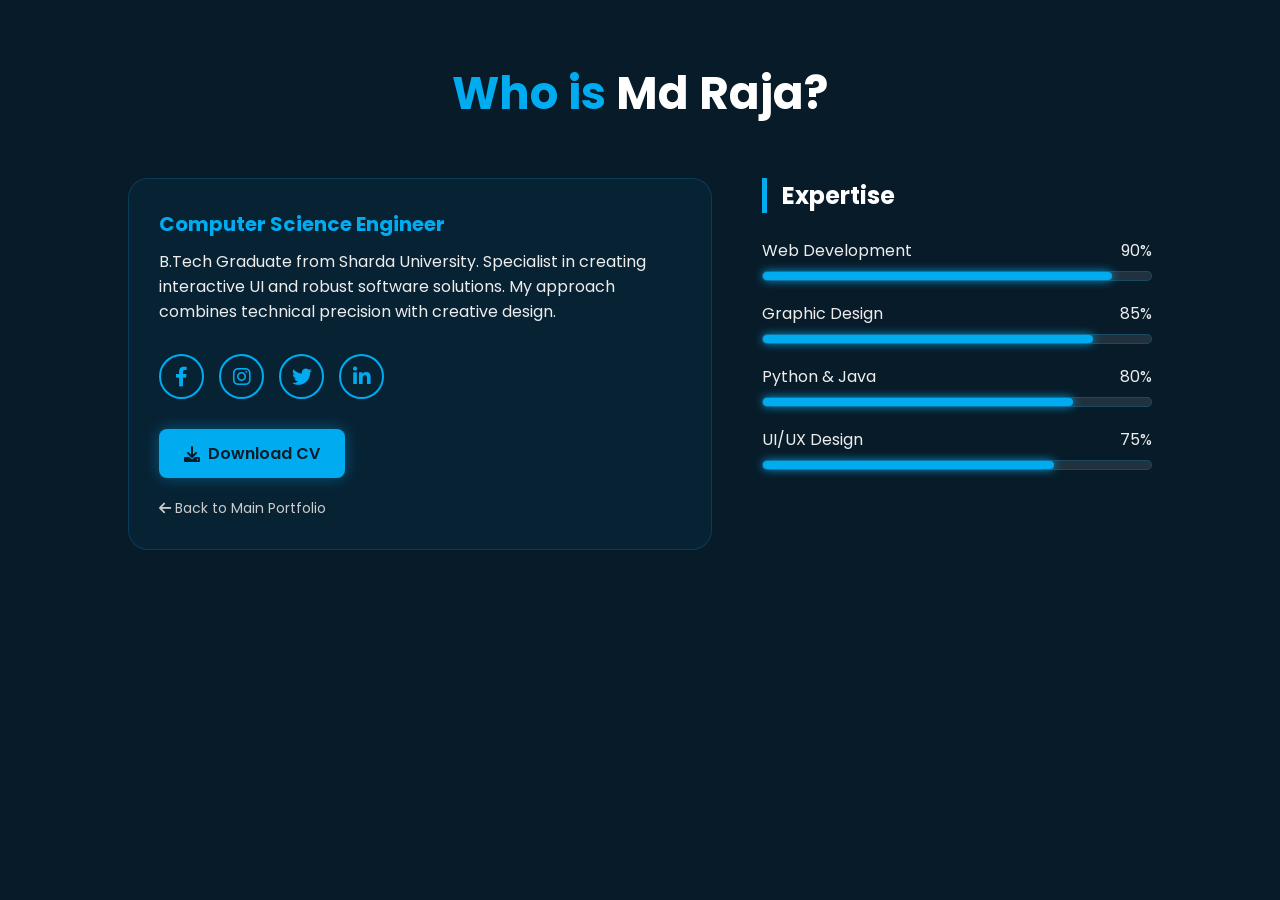
<file: about.html>
<!DOCTYPE html>
<html lang="en">
<head>
    <meta charset="UTF-8">
    <meta name="viewport" content="width=device-width, initial-scale=1.0">
    <title>About Me | Md Raja</title>
    <link rel="stylesheet" href="https://cdnjs.cloudflare.com/ajax/libs/font-awesome/6.0.0/css/all.min.css">
    <style>
        @import url('https://fonts.googleapis.com/css2?family=Poppins:wght@300;400;600;700&display=swap');

        * {
            margin: 0;
            padding: 0;
            box-sizing: border-box;
            font-family: 'Poppins', sans-serif;
        }

        body {
            background: #081b29; /* Deep Blue Background */
            color: #ededed;
            overflow-x: hidden;
        }

        .about-page {
            padding: 60px 10%;
            min-height: 100vh;
        }

        .header-text {
            text-align: center;
            margin-bottom: 50px;
        }

        .header-text h2 {
            font-size: 45px;
            color: #00abf0; /* Neon Blue */
        }

        .header-text span {
            color: #fff;
        }

        .container {
            display: grid;
            grid-template-columns: 1.2fr 0.8fr;
            gap: 50px;
        }

        /* Skills Section */
        .skills-section h3 {
            font-size: 24px;
            margin-bottom: 25px;
            color: #fff;
            border-left: 5px solid #00abf0;
            padding-left: 15px;
        }

        .skill-box { margin-bottom: 20px; }

        .skill-info {
            display: flex;
            justify-content: space-between;
            margin-bottom: 8px;
        }

        .skill-bar {
            width: 100%;
            height: 10px;
            background: rgba(255, 255, 255, 0.1);
            border-radius: 10px;
            border: 1px solid rgba(0, 171, 240, 0.2);
        }

        .skill-progress {
            height: 100%;
            background: #00abf0;
            border-radius: 10px;
            box-shadow: 0 0 10px #00abf0;
        }

        /* Info & Actions */
        .info-card {
            background: rgba(0, 171, 240, 0.05);
            padding: 30px;
            border-radius: 20px;
            border: 1px solid rgba(0, 171, 240, 0.2);
        }

        .info-card h4 { color: #00abf0; margin-bottom: 10px; font-size: 20px; }

        .action-btns {
            margin-top: 30px;
            display: flex;
            gap: 15px;
            flex-wrap: wrap;
        }

        .btn {
            padding: 12px 25px;
            border-radius: 8px;
            text-decoration: none;
            font-weight: 600;
            transition: 0.3s;
            display: inline-flex;
            align-items: center;
            gap: 8px;
        }

        .btn-download {
            background: #00abf0;
            color: #081b29;
            box-shadow: 0 0 15px rgba(0, 171, 240, 0.4);
        }

        .btn-download:hover { box-shadow: 0 0 25px #00abf0; transform: scale(1.05); }

        /* Social Icons */
        .social-links {
            margin-top: 30px;
            display: flex;
            gap: 15px;
        }

        .social-links a {
            width: 45px;
            height: 45px;
            display: flex;
            align-items: center;
            justify-content: center;
            border: 2px solid #00abf0;
            border-radius: 50%;
            color: #00abf0;
            font-size: 20px;
            transition: 0.4s;
            text-decoration: none;
        }

        .social-links a:hover {
            background: #00abf0;
            color: #081b29;
            box-shadow: 0 0 15px #00abf0;
        }

        .back-home {
            margin-top: 20px;
            display: block;
            color: #ccc;
            text-decoration: none;
            font-size: 14px;
        }

        .back-home:hover { color: #00abf0; }

        @media (max-width: 900px) {
            .container { grid-template-columns: 1fr; }
        }
    </style>
</head>
<body>

    <section class="about-page">
        <div class="header-text">
            <h2>Who is <span>Md Raja?</span></h2>
        </div>

        <div class="container">
            <div class="info-card">
                <h4>Computer Science Engineer</h4>
                <p>B.Tech Graduate from Sharda University. Specialist in creating interactive UI and robust software solutions. My approach combines technical precision with creative design.</p>
                
                <div class="social-links">
                    <a href="https://www.facebook.com/share/19hCJ7ncXv/"><i class="fab fa-facebook-f"></i></a>
                    <a href="https://www.instagram.com/raza_babu_21?igsh=bmRpbGMwNjk0Z21v"><i class="fab fa-instagram"></i></a>
                    <a href="https://x.com/mdr918479"><i class="fab fa-twitter"></i></a>
                    <a href="https://www.linkedin.com/in/md-raja-3001313b6"><i class="fab fa-linkedin-in"></i></a>
                </div>

                <div class="action-btns">
                    <a href="Md_Raja.pdf" class="btn btn-download" download>
                        <i class="fas fa-download"></i> Download CV
                    </a>
                </div>

                <a href="index.html" class="back-home"><i class="fas fa-arrow-left"></i> Back to Main Portfolio</a>
            </div>

            <div class="skills-section">
                <h3>Expertise</h3>

                <div class="skill-box">
                    <div class="skill-info"><span>Web Development</span><span>90%</span></div>
                    <div class="skill-bar"><div class="skill-progress" style="width: 90%;"></div></div>
                </div>

                <div class="skill-box">
                    <div class="skill-info"><span>Graphic Design</span><span>85%</span></div>
                    <div class="skill-bar"><div class="skill-progress" style="width: 85%;"></div></div>
                </div>

                <div class="skill-box">
                    <div class="skill-info"><span>Python & Java</span><span>80%</span></div>
                    <div class="skill-bar"><div class="skill-progress" style="width: 80%;"></div></div>
                </div>

                <div class="skill-box">
                    <div class="skill-info"><span>UI/UX Design</span><span>75%</span></div>
                    <div class="skill-bar"><div class="skill-progress" style="width: 75%;"></div></div>
                </div>
            </div>
        </div>
    </section>

</body>
</html>
</file>
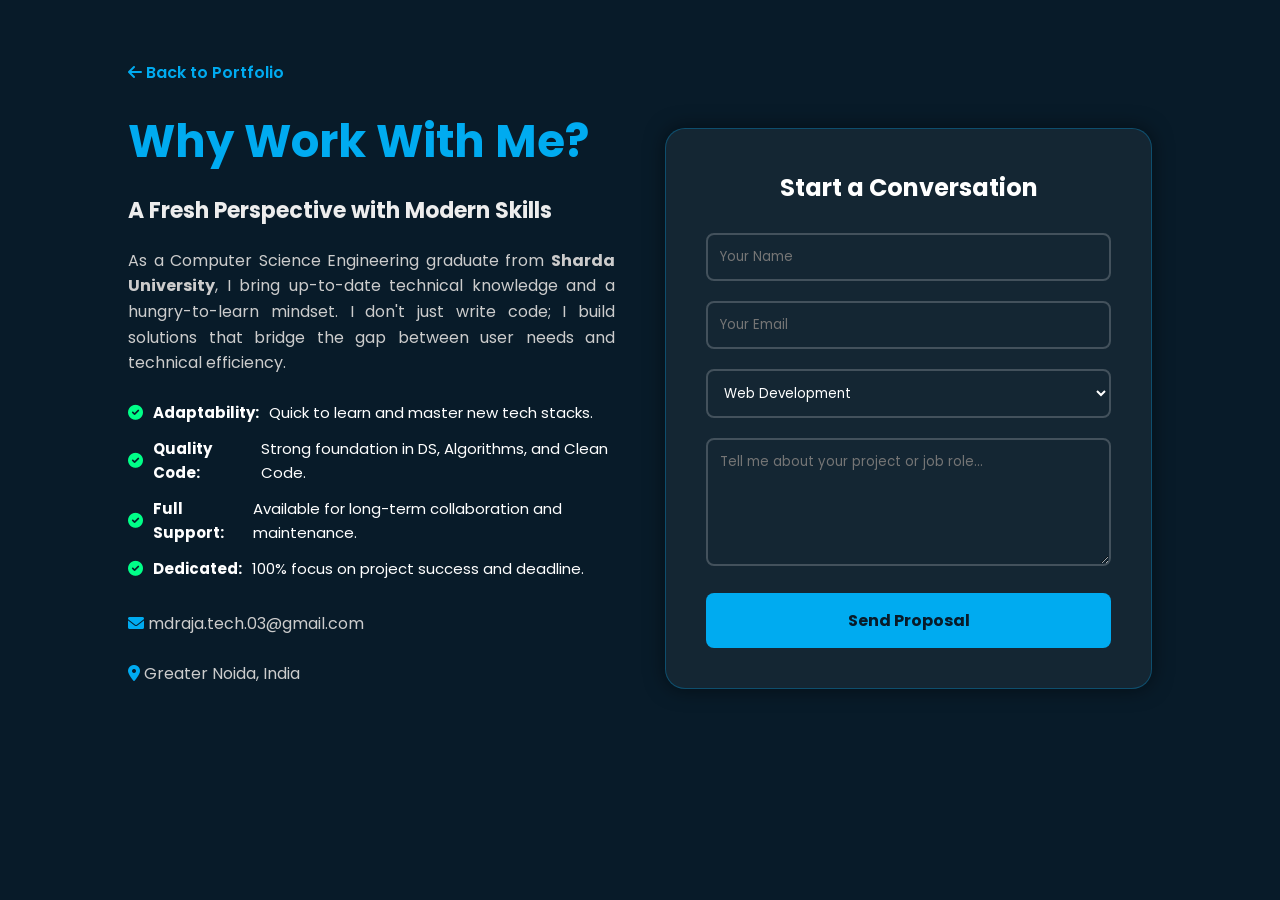
<file: hire_me.html>
<!DOCTYPE html>
<html lang="en">
<head>
    <meta charset="UTF-8">
    <meta name="viewport" content="width=device-width, initial-scale=1.0">
    <title>Hire Me | Md Raja</title>
    <link rel="stylesheet" href="https://cdnjs.cloudflare.com/ajax/libs/font-awesome/6.0.0/css/all.min.css">
    <style>
        @import url('https://fonts.googleapis.com/css2?family=Poppins:wght@300;400;600;700&display=swap');
        * { margin: 0; padding: 0; box-sizing: border-box; font-family: 'Poppins', sans-serif; }
        body { background: #081b29; color: #fff; line-height: 1.6; }

        .container { padding: 60px 10%; }
        .back-link { color: #00abf0; text-decoration: none; display: inline-block; margin-bottom: 20px; font-weight: 600; }
        
        .hire-grid { display: grid; grid-template-columns: 1fr 1fr; gap: 50px; align-items: center; }
        
        /* Left Side: Professional Pitch */
        .pitch h1 { font-size: 45px; color: #00abf0; margin-bottom: 15px; }
        .pitch h2 { font-size: 22px; margin-bottom: 20px; color: #ededed; }
        .pitch p { color: #ccc; margin-bottom: 25px; text-align: justify; }

        .benefits { list-style: none; margin-bottom: 30px; }
        .benefits li { margin-bottom: 12px; display: flex; align-items: center; gap: 10px; font-size: 15px; }
        .benefits li i { color: #00ff88; }

        /* Right Side: Fast Contact Form */
        .hire-form {
            background: rgba(255, 255, 255, 0.05);
            padding: 40px;
            border-radius: 20px;
            border: 1px solid rgba(0, 171, 240, 0.3);
            box-shadow: 0 0 20px rgba(0,0,0,0.5);
        }
        .hire-form h3 { margin-bottom: 25px; font-size: 24px; text-align: center; }
        .input-box { margin-bottom: 20px; }
        .input-box input, .input-box select, .input-box textarea {
            width: 100%; padding: 12px; background: transparent; border: 2px solid rgba(255, 255, 255, 0.2);
            border-radius: 8px; color: #fff; outline: none; transition: 0.3s;
        }
        .input-box input:focus, .input-box select:focus, .input-box textarea:focus { border-color: #00abf0; box-shadow: 0 0 10px #00abf0; }
        
        .submit-btn {
            width: 100%; padding: 15px; background: #00abf0; border: none; border-radius: 8px;
            color: #081b29; font-weight: 700; cursor: pointer; transition: 0.3s; font-size: 16px;
        }
        .submit-btn:hover { box-shadow: 0 0 20px #00abf0; transform: translateY(-3px); }

        @media (max-width: 850px) { .hire-grid { grid-template-columns: 1fr; } }
    </style>
</head>
<body>

    <div class="container">
        <a href="index.html" class="back-link"><i class="fas fa-arrow-left"></i> Back to Portfolio</a>

        <div class="hire-grid">
            <div class="pitch">
                <h1>Why Work <span>With Me?</span></h1>
                <h2>A Fresh Perspective with Modern Skills</h2>
                <p>As a Computer Science Engineering graduate from <strong>Sharda University</strong>, I bring up-to-date technical knowledge and a hungry-to-learn mindset. I don't just write code; I build solutions that bridge the gap between user needs and technical efficiency.</p>
                
                <ul class="benefits">
                    <li><i class="fas fa-check-circle"></i> <strong>Adaptability:</strong> Quick to learn and master new tech stacks.</li>
                    <li><i class="fas fa-check-circle"></i> <strong>Quality Code:</strong> Strong foundation in DS, Algorithms, and Clean Code.</li>
                    <li><i class="fas fa-check-circle"></i> <strong>Full Support:</strong> Available for long-term collaboration and maintenance.</li>
                    <li><i class="fas fa-check-circle"></i> <strong>Dedicated:</strong> 100% focus on project success and deadline.</li>
                </ul>

                <div class="contact-mini">
                    <p><i class="fas fa-envelope" style="color:#00abf0"></i> mdraja.tech.03@gmail.com</p>
                    <p><i class="fas fa-map-marker-alt" style="color:#00abf0"></i> Greater Noida, India</p>
                </div>
            </div>

            <div class="hire-form">
                <h3>Start a Conversation</h3>
                <form action="https://formspree.io/f/mreyakab" method="POST">
                    <div class="input-box">
                        <input type="text" name="Full Name" placeholder="Your Name" required>
                    </div>
                    <div class="input-box">
                        <input type="email" name="Email" placeholder="Your Email" required>
                    </div>
                    <div class="input-box">
                        <select name="Project Type">
                            <option value="Web Development">Web Development</option>
                            <option value="Java Project">Java Development</option>
                            <option value="Graphic Design">Graphic Design</option>
                            <option value="Full Time Hiring">Full-Time Hiring</option>
                        </select>
                    </div>
                    <div class="input-box">
                        <textarea name="Message" placeholder="Tell me about your project or job role..." rows="5" required></textarea>
                    </div>
                    <button type="submit" class="submit-btn">Send Proposal</button>
                </form>
            </div>
        </div>
    </div>

</body>
</html>
</file>
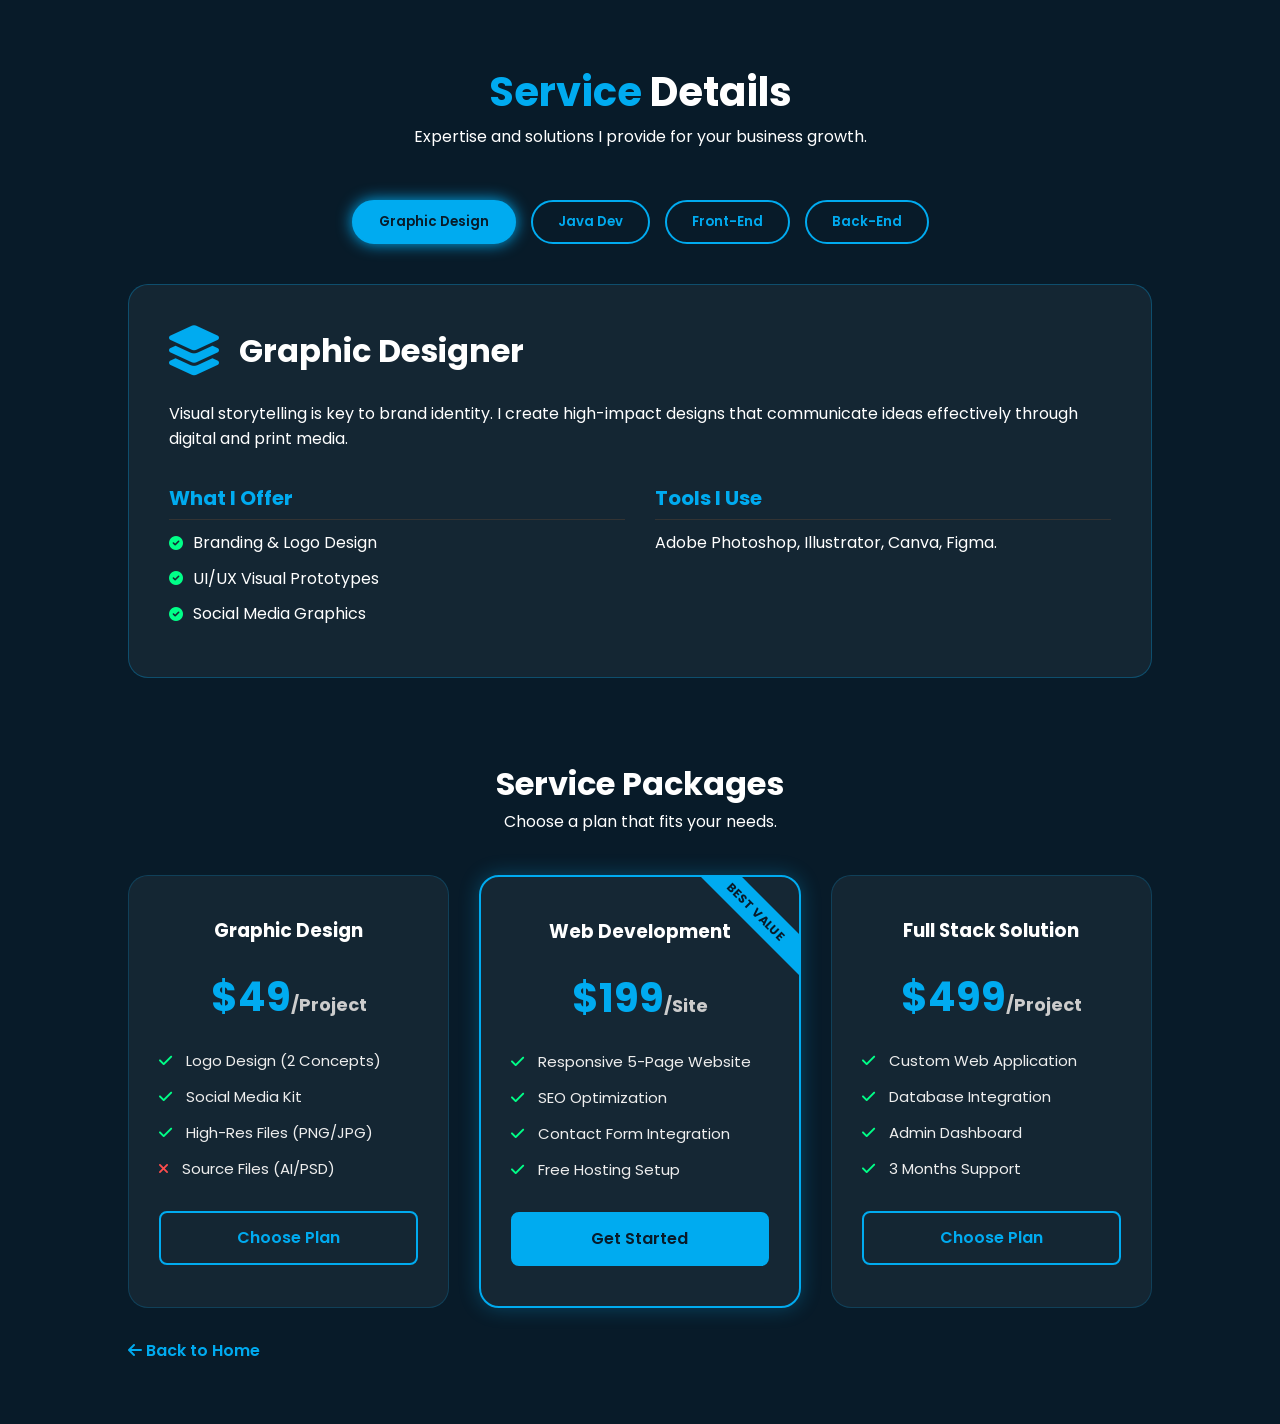
<file: services.html>
<!DOCTYPE html>
<html lang="en">
<head>
    <meta charset="UTF-8">
    <meta name="viewport" content="width=device-width, initial-scale=1.0">
    <title>Our Services | Md Raja</title>
    <link rel="stylesheet" href="https://cdnjs.cloudflare.com/ajax/libs/font-awesome/6.0.0/css/all.min.css">
    <style>
        @import url('https://fonts.googleapis.com/css2?family=Poppins:wght@300;400;600;700&display=swap');

        * { margin: 0; padding: 0; box-sizing: border-box; font-family: 'Poppins', sans-serif; }
        body { background: #081b29; color: #fff; line-height: 1.6; }

        .container { padding: 60px 10%; }
        .header { text-align: center; margin-bottom: 50px; }
        .header h1 { font-size: 40px; color: #00abf0; }
        .header span { color: #fff; }

        /* Service Tabs */
        .tabs { display: flex; justify-content: center; gap: 15px; flex-wrap: wrap; margin-bottom: 40px; }
        .tab-btn {
            padding: 10px 25px;
            background: transparent;
            border: 2px solid #00abf0;
            color: #00abf0;
            cursor: pointer;
            border-radius: 30px;
            font-weight: 600;
            transition: 0.3s;
        }
        .tab-btn.active, .tab-btn:hover { background: #00abf0; color: #081b29; box-shadow: 0 0 15px #00abf0; }

        /* Content Section */
        .service-content {
            display: none;
            background: rgba(255, 255, 255, 0.05);
            padding: 40px;
            border-radius: 20px;
            border: 1px solid rgba(0, 171, 240, 0.3);
            animation: fadeIn 0.5s ease;
        }
        .service-content.active { display: block; }

        .service-header { display: flex; align-items: center; gap: 20px; margin-bottom: 25px; }
        .service-header i { font-size: 50px; color: #00abf0; }
        .service-header h2 { font-size: 32px; }

        .details-grid { display: grid; grid-template-columns: 1fr 1fr; gap: 30px; margin-top: 30px; }
        .detail-box h4 { color: #00abf0; margin-bottom: 10px; font-size: 20px; border-bottom: 1px solid #333; padding-bottom: 5px; }
        .detail-box ul { list-style: none; }
        .detail-box ul li { margin-bottom: 10px; display: flex; align-items: center; gap: 10px; }
        .detail-box ul li i { color: #00ff88; font-size: 14px; }

        .back-btn {
            display: inline-block;
            margin-top: 30px;
            color: #00abf0;
            text-decoration: none;
            font-weight: 600;
        }

        @keyframes fadeIn { from { opacity: 0; transform: translateY(10px); } to { opacity: 1; transform: translateY(0); } }
        @media (max-width: 768px) { .details-grid { grid-template-columns: 1fr; } }
    </style>
</head>
<body>

<div class="container">
    <div class="header">
        <h1>Service <span>Details</span></h1>
        <p>Expertise and solutions I provide for your business growth.</p>
    </div>

    <div class="tabs">
        <button class="tab-btn active" onclick="openService(event, 'graphic')">Graphic Design</button>
        <button class="tab-btn" onclick="openService(event, 'java')">Java Dev</button>
        <button class="tab-btn" onclick="openService(event, 'frontend')">Front-End</button>
        <button class="tab-btn" onclick="openService(event, 'backend')">Back-End</button>
    </div>

    <div id="graphic" class="service-content active">
        <div class="service-header">
            <i class="fas fa-layer-group"></i>
            <h2>Graphic Designer</h2>
        </div>
        <p>Visual storytelling is key to brand identity. I create high-impact designs that communicate ideas effectively through digital and print media.</p>
        <div class="details-grid">
            <div class="detail-box">
                <h4>What I Offer</h4>
                <ul>
                    <li><i class="fas fa-check-circle"></i> Branding & Logo Design</li>
                    <li><i class="fas fa-check-circle"></i> UI/UX Visual Prototypes</li>
                    <li><i class="fas fa-check-circle"></i> Social Media Graphics</li>
                </ul>
            </div>
            <div class="detail-box">
                <h4>Tools I Use</h4>
                <p>Adobe Photoshop, Illustrator, Canva, Figma.</p>
            </div>
        </div>
    </div>

    <div id="java" class="service-content">
        <div class="service-header">
            <i class="fab fa-java"></i>
            <h2>Java Developer</h2>
        </div>
        <p>I build robust and scalable enterprise-level applications using the power of Java and its ecosystem.</p>
        <div class="details-grid">
            <div class="detail-box">
                <h4>Technical Expertise</h4>
                <ul>
                    <li><i class="fas fa-check-circle"></i> Object-Oriented Programming</li>
                    <li><i class="fas fa-check-circle"></i> Spring Boot & Hibernate</li>
                    <li><i class="fas fa-check-circle"></i> Multi-threading & APIs</li>
                </ul>
            </div>
            <div class="detail-box">
                <h4>Development Focus</h4>
                <p>Performance optimization, clean code architecture, and high-security standards.</p>
            </div>
        </div>
    </div>

    <div id="frontend" class="service-content">
        <div class="service-header">
            <i class="fas fa-desktop"></i>
            <h2>Front-End Developer</h2>
        </div>
        <p>Creating responsive, user-friendly interfaces that provide a seamless experience across all devices.</p>
        <div class="details-grid">
            <div class="detail-box">
                <h4>Frontend Stack</h4>
                <ul>
                    <li><i class="fas fa-check-circle"></i> HTML5 & Modern CSS3</li>
                    <li><i class="fas fa-check-circle"></i> React.js / Vue.js</li>
                    <li><i class="fas fa-check-circle"></i> Responsive Frameworks (Bootstrap/Tailwind)</li>
                </ul>
            </div>
            <div class="detail-box">
                <h4>User Experience</h4>
                <p>Focusing on page speed, interactive animations, and accessibility.</p>
            </div>
        </div>
    </div>

    <div id="backend" class="service-content">
        <div class="service-header">
            <i class="fas fa-server"></i>
            <h2>Back-End Developer</h2>
        </div>
        <p>Powering the web with secure server-side logic and efficient database management systems.</p>
        <div class="details-grid">
            <div class="detail-box">
                <h4>Backend Stack</h4>
                <ul>
                    <li><i class="fas fa-check-circle"></i> Node.js & Express</li>
                    <li><i class="fas fa-check-circle"></i> Database (MySQL / MongoDB)</li>
                    <li><i class="fas fa-check-circle"></i> RESTful API Development</li>
                </ul>
            </div>
            <div class="detail-box">
                <h4>Security</h4>
                <p>JWT Authentication, Data Encryption, and Server Management.</p>
            </div>
        </div>
    </div>

    <style>
    /* Pricing Table Styles */
    .pricing-header {
        text-align: center;
        margin: 80px 0 40px;
    }
    .pricing-grid {
        display: grid;
        grid-template-columns: repeat(auto-fit, minmax(280px, 1fr));
        gap: 30px;
        margin-top: 20px;
    }
    .pricing-card {
        background: rgba(255, 255, 255, 0.05);
        border: 1px solid rgba(0, 171, 240, 0.2);
        padding: 40px 30px;
        border-radius: 20px;
        text-align: center;
        transition: 0.4s;
        position: relative;
        overflow: hidden;
    }
    .pricing-card:hover {
        border-color: #00abf0;
        transform: translateY(-10px);
        background: rgba(0, 171, 240, 0.1);
    }
    .pricing-card.popular {
        border: 2px solid #00abf0;
        box-shadow: 0 0 20px rgba(0, 171, 240, 0.3);
    }
    .popular-tag {
        position: absolute;
        top: 20px;
        right: -35px;
        background: #00abf0;
        color: #081b29;
        padding: 5px 40px;
        transform: rotate(45deg);
        font-size: 12px;
        font-weight: 700;
    }
    .price {
        font-size: 40px;
        font-weight: 700;
        color: #00abf0;
        margin: 20px 0;
    }
    .price span { font-size: 18px; color: #ccc; }
    .pricing-features {
        list-style: none;
        margin-bottom: 30px;
        text-align: left;
    }
    .pricing-features li {
        margin-bottom: 12px;
        font-size: 15px;
        color: #eee;
    }
    .pricing-features li i {
        color: #00ff88;
        margin-right: 10px;
    }
    .buy-btn {
        display: block;
        padding: 12px;
        background: transparent;
        border: 2px solid #00abf0;
        color: #00abf0;
        text-decoration: none;
        border-radius: 8px;
        font-weight: 600;
        transition: 0.3s;
    }
    .buy-btn:hover {
        background: #00abf0;
        color: #081b29;
        box-shadow: 0 0 15px #00abf0;
    }
</style>

<div class="pricing-header">
    <h1>Service <span>Packages</span></h1>
    <p>Choose a plan that fits your needs.</p>
</div>

<div class="pricing-grid">
    <div class="pricing-card">
        <h3>Graphic Design</h3>
        <div class="price">$49<span>/Project</span></div>
        <ul class="pricing-features">
            <li><i class="fas fa-check"></i> Logo Design (2 Concepts)</li>
            <li><i class="fas fa-check"></i> Social Media Kit</li>
            <li><i class="fas fa-check"></i> High-Res Files (PNG/JPG)</li>
            <li><i class="fas fa-times" style="color: #ff4d4d;"></i> Source Files (AI/PSD)</li>
        </ul>
        <a href="contact.html" class="buy-btn">Choose Plan</a>
    </div>

    <div class="pricing-card popular">
        <div class="popular-tag">BEST VALUE</div>
        <h3>Web Development</h3>
        <div class="price">$199<span>/Site</span></div>
        <ul class="pricing-features">
            <li><i class="fas fa-check"></i> Responsive 5-Page Website</li>
            <li><i class="fas fa-check"></i> SEO Optimization</li>
            <li><i class="fas fa-check"></i> Contact Form Integration</li>
            <li><i class="fas fa-check"></i> Free Hosting Setup</li>
        </ul>
        <a href="contact.html" class="buy-btn" style="background: #00abf0; color: #081b29;">Get Started</a>
    </div>

    <div class="pricing-card">
        <h3>Full Stack Solution</h3>
        <div class="price">$499<span>/Project</span></div>
        <ul class="pricing-features">
            <li><i class="fas fa-check"></i> Custom Web Application</li>
            <li><i class="fas fa-check"></i> Database Integration</li>
            <li><i class="fas fa-check"></i> Admin Dashboard</li>
            <li><i class="fas fa-check"></i> 3 Months Support</li>
        </ul>
        <a href="contact.html" class="buy-btn">Choose Plan</a>
    </div>
</div>
    

    <a href="index.html" class="back-btn"><i class="fas fa-arrow-left"></i> Back to Home</a>
</div>

<script>
    function openService(evt, serviceName) {
        var i, content, tablinks;
        content = document.getElementsByClassName("service-content");
        for (i = 0; i < content.length; i++) {
            content[i].classList.remove("active");
        }
        tablinks = document.getElementsByClassName("tab-btn");
        for (i = 0; i < tablinks.length; i++) {
            tablinks[i].classList.remove("active");
        }
        document.getElementById(serviceName).classList.add("active");
        evt.currentTarget.classList.add("active");
    }
</script>

</body>
</html>
</file>
